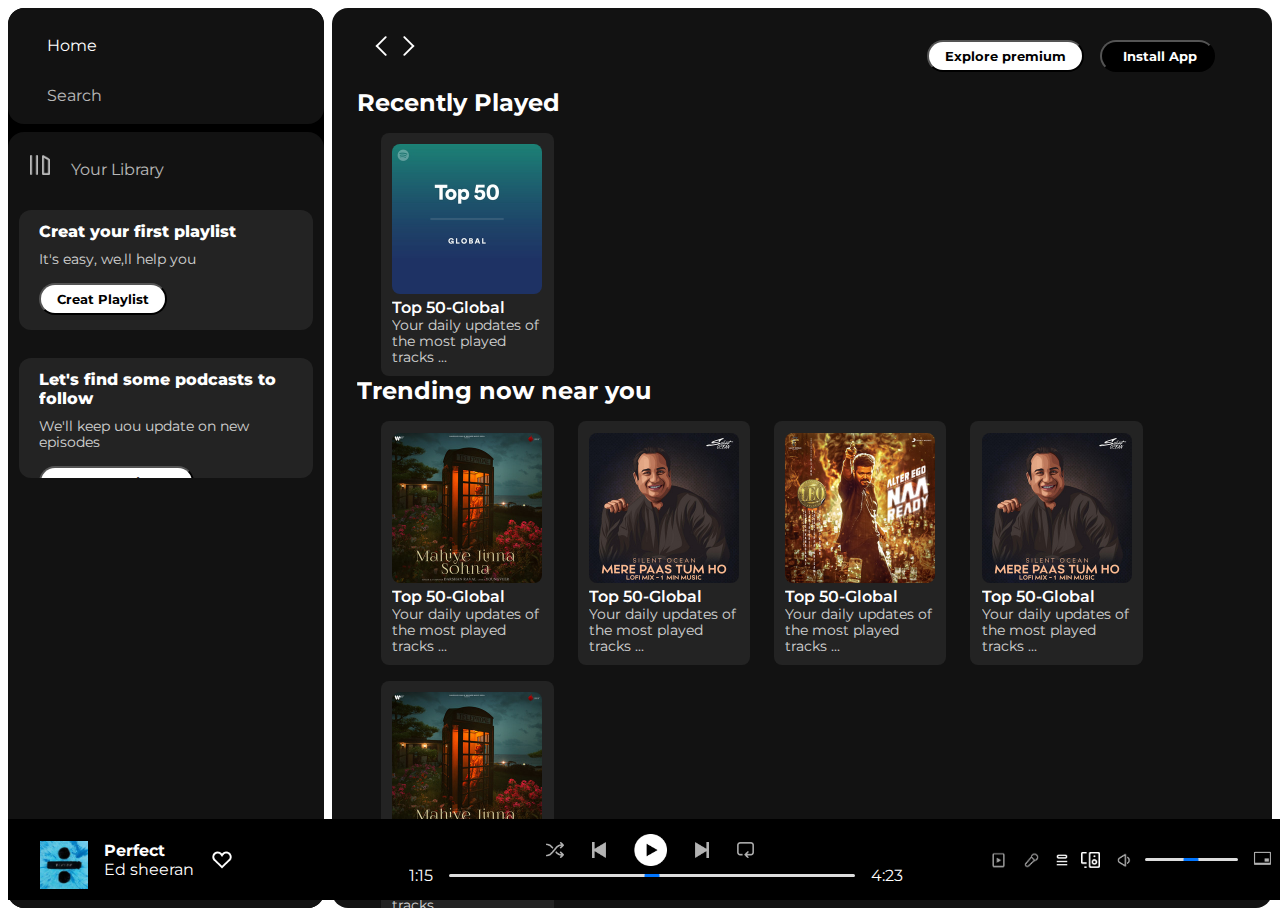
<file: 1_Spotify_Clone/index.html>
<!DOCTYPE html>
<html lang="en">
<head>
    <meta charset="UTF-8">
    <meta name="viewport" content="width=device-width, initial-scale=1.0">
    <link rel="stylesheet" href="https://cdnjs.cloudflare.com/ajax/libs/font-awesome/6.5.1/css/all.min.css" integrity="sha512-DTOQO9RWCH3ppGqcWaEA1BIZOC6xxalwEsw9c2QQeAIftl+Vegovlnee1c9QX4TctnWMn13TZye+giMm8e2LwA==" crossorigin="anonymous" referrerpolicy="no-referrer" />
    <link rel="stylesheet" href="style.css">
    <link rel="icon" href="./Assets/logo.png">
    <link rel="preconnect" href="https://fonts.googleapis.com">
    <link rel="preconnect" href="https://fonts.gstatic.com" crossorigin>
    <link href="https://fonts.googleapis.com/css2?family=Montserrat:wght@300&family=Poppins:ital,wght@1,300&family=Roboto:wght@300&display=swap" rel="stylesheet">
    <title>Spotify - Web player: Music for everyone</title>
</head>
<body>
 
    <div class="main">
        <div class="sidebar">
            <div class="nav" id="nav-id">
                <div class="nav-option" style="opacity: 1;">
                    <i class="fa-solid fa-house"></i>
                    <a href="#" ">Home</a>
                </div>
                <div class="nav-option">
                    <i class="fa-solid fa-magnifying-glass"></i>
                    <a href="#">Search</a>
                </div>
            </div>
            <div class="library">
                <div class="option">
                    <div class="lib-option nav-option ">
                        <img src="./Assets/library_icon.png" alt="">
                        <a href="#" ">Your Library</a>
                    </div>
                    <div class="icons">
                        <i class="fa-solid fa-plus"></i>
                        <i class="fa-solid fa-arrow-right"></i>
                    </div>
                </div>
                <div class="lib-box">
                    <div class="box">
                        <p class="box-p1" style="background-color: #232323;">Creat your first playlist</p>
                        <p class="box-p2" style="background-color: #232323;"">It's easy, we,ll help you</p>
                        <button class="badge">Creat Playlist</button>
                    </div>

                    <div class="box">
                        <p class="box-p1" style="background-color: #232323;">Let's find some podcasts to follow</p>
                        <p class="box-p2" style="background-color: #232323;"">We'll keep uou update on new episodes</p>
                        <button class="badge">Browse podcasts</button>
                    </div>
                </div>
            </div>
        </div>
        <div class="main-content">
            <div class="sticky-nav">
                <div class="sticky-nav-icon">
                    <img src="./Assets/backward_icon.png" alt="">
                    <img src="./Assets/forward_icon.png" class="hide"> 
                </div>
                
                <div class="sticky-nav-options">
                    <button class="badge nav-iem hide" >Explore premium</button>
                    <button class="badge  nav-iem dark-badge"> <i class="fa-regular fa-circle-down" style="margin-right: 5px;"></i>Install App</button>
                    <i class="fa-regular fa-user  nav-iem"></i>
                </div>

            </div>
          
                <h2>Recently Played</h2>
                <div class="card-container">
                    <div class="card">
                        <img src="./Assets/card1img.jpeg" class="card-img">
                        <p class="card-title" >Top 50-Global</p>
                        <p class="card-info">Your daily updates of the most played tracks ...</p>
                    </div>
                </div>


                <h2>Trending now near you</h2>
                <div class="card-container">
                    <div class="card">
                        <img src="./Assets/card2img.jpeg" class="card-img">
                        <p class="card-title" >Top 50-Global</p>
                        <p class="card-info">Your daily updates of the most played tracks ...</p>
                    </div>
             
                    <div class="card">
                        <img src="./Assets/card3img.jpeg" class="card-img">
                        <p class="card-title" >Top 50-Global</p>
                        <p class="card-info">Your daily updates of the most played tracks ...</p>
                    </div>
          
                    <div class="card">
                        <img src="./Assets/card4img.jpeg" class="card-img">
                        <p class="card-title" >Top 50-Global</p>
                        <p class="card-info">Your daily updates of the most played tracks ...</p>
                    </div>
                    <div class="card">
                        <img src="./Assets/card3img.jpeg" class="card-img">
                        <p class="card-title" >Top 50-Global</p>
                        <p class="card-info">Your daily updates of the most played tracks ...</p>
                    </div>
                    <div class="card">
                        <img src="./Assets/card2img.jpeg" class="card-img">
                        <p class="card-title" >Top 50-Global</p>
                        <p class="card-info">Your daily updates of the most played tracks ...</p>
                    </div>
                </div>

                <h2>Featured Charts</h2>
                <div class="card-container">
                    <div class="card">
                        <img src="./Assets/card5img.jpeg" class="card-img">
                        <p class="card-title" >Top songs Global</p>
                        <p class="card-info">Your daily updates of the most played tracks ...</p>
                    </div>

                    <div class="card">
                        <img src="./Assets/card6img.jpeg" class="card-img">
                        <p class="card-title" >Top Song India</p>
                        <p class="card-info">Your daily updates of the most played tracks ...</p>
                    </div>

                    <div class="card">
                        <img src="./Assets/card1img.jpeg" class="card-img">
                        <p class="card-title" >Top 50-Global</p>
                        <p class="card-info">Your daily updates of the most played tracks ...</p>
                    </div>
                </div>
                <div class="footer">
                    <div class="line">

                    </div>
                </div>

           
        </div>
        <div class="music-player">
            <div class="album">
                <img src="./Player/album_picture.jpeg" class="alb album-image">
                <div class="des alb">
                    <h4>Perfect</h4>
                    <p>Ed sheeran</p>
                </div>
                <img src="./Player/album_icon1.png" class="alb">
            </div>

            <div class="player">
                 <div class="player-control">

                    <img src="./Assets/player_icon1.png" class="player-control-icon">
                    <img src="./Assets/player_icon2.png" class="player-control-icon">
                    <img src="./Assets/player_icon3.png" class="player-control-icon" style="opacity: 1; height: 2rem;">
                    <img src="./Assets/player_icon4.png" class="player-control-icon">
                    <img src="./Assets/player_icon5.png" class="player-control-icon">
                 </div>
                 <div class="playback-bar">
                    <span class="cur-time pb">1:15 </span>
                    <input type="range" min="0" max="100" step="1" class="progress-bar pb">
                    <span class="tot-time pb"> 4:23</span>
                 </div>
            </div>
            <div class="controlers">
                <img src="./Player/controls_icon1.png" alt="" class="img1">
                <img src="./Player/controls_icon2.png" alt="" class="img1">
                <img src="./Player/controls_icon3.png" alt="">
                <img src="./Player/controls_icon4.png" alt="" >
                <img src="./Player/controls_icon5.png" alt="" class="img1">
                <input type="range" name="" id="" class="progress-bar volume-control">
                <img src="./Player/album_icon2.png" alt="" class="img1">

            </div>
   
        </div>

    </div>
</body>
</html>
</file>
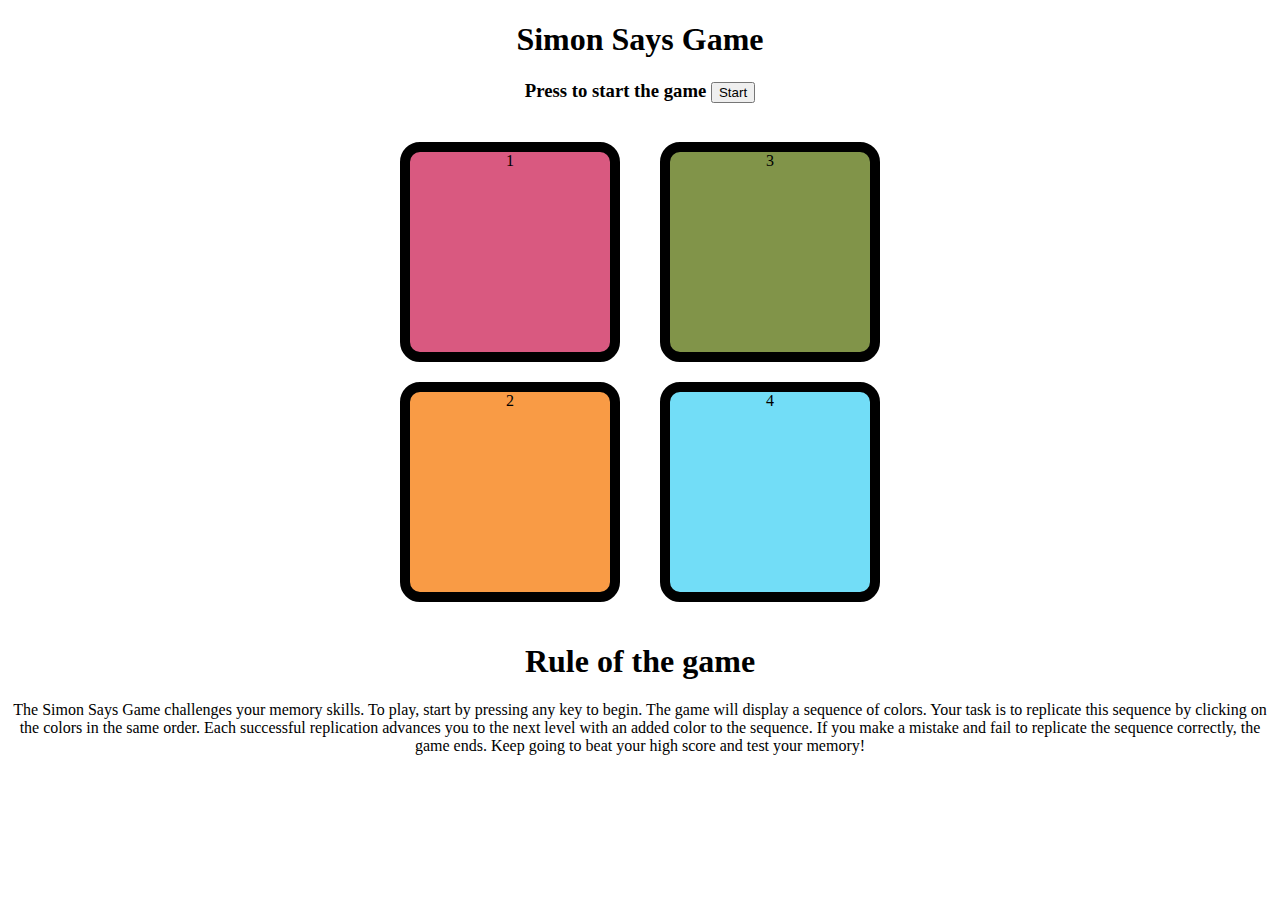
<file: 3.Simon Game/index.html>
<!DOCTYPE html>
<html lang="en">
<head>
    <meta charset="UTF-8">
    <meta name="viewport" content="width=device-width, initial-scale=1.0">
    <title>Simon Game</title>
    <link rel="stylesheet" href="style.css">
    <link rel="icon" href="simon.png">
</head>
<body>
    <h1>Simon Says Game</h1>
    <h3>Press to start the game <button id="start">Start</button> </h3>
    <div class="box-container">
        <div class="box-1">
            <div class="a btn" type="button" id="a">1</div>
            <div class="b btn" type="button" id="b">2</div>
        </div>
        <div class="box-2">
            <div class="c btn" type="button" id="c">3</div>
            <div class="d btn" type="button" id="d">4</div>
        </div>
    </div>
    <div class="description">
        <h1>Rule of the game</h1>
        <p>The Simon Says Game challenges your memory skills. To play, start by pressing any key to begin. The game will display a sequence of colors. Your task is to replicate this sequence by clicking on the colors in the same order. Each successful replication advances you to the next level with an added color to the sequence. If you make a mistake and fail to replicate the sequence correctly, the game ends. Keep going to beat your high score and test your memory!</p>
    </div>
    <script src="script.js"></script>
</body>
</html>
</file>
<file: 1_Spotify_Clone/style.css>
*{
font-family: 'Montserrat', sans-serif;
margin: 0;
/* background-color: #000;  */
color: white;
overflow: hidden;
}
.main{
    display: flex;
    height: 100vh;
    padding: 0.5rem;
}
.sidebar {
    background-color: #000;
    width: 25%;
    border-radius: 1rem;
    margin-right: 0.5rem;
}
.main-content {
    background-color: #121212;
    flex: 1;
    border-radius: 1rem;
    overflow: auto;
    padding: 0 2%;
}
.music-player {
    background-color: black;
    position: fixed;
    bottom: 0;
    width: 100%;
    height: 9%;
}

a{
    text-decoration: none;
    color: white;
}
.nav{
    background-color: #121212;
    border-radius: 1rem;
    display: flex;
    flex-direction: column;
    justify-content: center;
    height: 100px;
    padding: .5rem .75rem;
}
.nav-option{
    line-height: 2.5rem;
    font-size: 1.25rem;
    opacity: .7;
    padding: .5rem .7rem ;

}
.nav-option i{
    font-size: 1.25rem;
}
.nav-option a{
    font-size: 1rem;
    margin-left: 1rem;
}
.nav-option:hover{
    opacity: 1;
}
.library{
    background-color: #121212;
    border-radius: 1rem;
    height: 100%;
    margin-top: .5rem;
    padding: .5rem .7rem ;
}
.option{
    display: flex;
    justify-content: space-between;
    align-items: center;
}
.lib-option img{
    height: 1.25rem;
    width: 1.25rem;
}
.icons{
font-size: 1.25rem;
display: flex;
}
.icons i{
    opacity: .7;
    margin-right: 1rem;
}
.icons i:hover{
    opacity: .1;

}
.box{
    background-color: #232323;
    height: 6rem;
    border-radius: .75rem;
    margin: .75rem 0 1.75rem 0;
    padding: .75rem 1.25rem;
}
.box-p1{
    font-size: 1rem;
    font-weight: 800;
}
.box-p2{
    font-size: .85rem;
    opacity: .80;
    margin-top: 10px;
}
.badge{
    background-color: white;
    color: black;
    border-radius: 100px;
    padding: 0.25rem 1rem;
    font-weight: 700;
    margin-top: 1rem;
    height: 2rem;
    width: fit-content;
}
.dark-badge{
    background-color: black;
    color: white;
    font-size: .8rem;
}
.sticky-nav{
    position: sticky;
    top: 0;
    background-color: #121212;
    display: flex;
    justify-content: space-between;
    align-items: center;
    padding: 1rem 0 1rem 0 ;
    z-index: 3;
}
.sticky-nav-icon{
  margin-left: 0.75rem;
}
.sticky-nav-options{
    display: flex;
    justify-content: center;
    align-items: center;
    /* margin-left:  2rem; */
}
.nav-iem{
    margin-right:  1rem;
}
@media (max-width:1000px){
 .hide{
    display: none;
 }
}
.card{
    width:150px;
    background-color:#232323 ;
    border-radius: .5rem;
    padding: .7rem;
    margin-left:1.5rem ;
    margin-top: 1rem;
}
.card-container{
    display: flex;
    flex-wrap: wrap;
}
.card-img{
    width:100% ;
    border-radius: .5rem;
}
.card-title
{
    font-weight: 600;

}
.card-info{
    font-size: .85rem;
    opacity: .8;
}
.footer{
    height: 300px;
    display: flex;
    align-items: center;
    justify-content: center;

}
.line{
    width: 90%;
    height: 50%;
    border-top: 2px solid white;
    opacity: 0.4;
}

.music-player{
    display: flex;
    justify-content: space-between;
    align-items: center;
}
.album{
    width: 25%;
    display: flex;
    align-items: center;
    margin-left:2rem;
 }

 .album-image{
   width: 3rem;
   height: 3rem;
   padding-top: 10PX;
 }
 .alb{
    margin-right: 1rem;
 }
 .player{
    width: 50%;
 }
 .controlers{
    width: 25%;
 }
 .player-control{
    display: flex;
    justify-content:center;
    align-items: center;
 }
 .player-control-icon{
    height: 1rem;
    margin-right: 1.75rem;
    opacity: .7;
 }
 .player-control-icon:hover{
    opacity: 1;
 }
 .playback-bar{
    display: flex;
    justify-content: center;
    align-items: center;
 }
 .pb{
    margin-right: 1rem;
 }
 .progress-bar{
  width: 65%;
  appearance: none;
  background-color: transparent;
  cursor: pointer;
}
.progress-bar::-webkit-slider-runnable-track{
    background-color: #ddd;
    border-radius: 100px;
    height: .2rem;
}
.progress-bar::-webkit-slider-thumb
{
    /* appearance: none; */
    height: 1rem;
    width: 1rem;
    background-color: #1bd760;
    border-radius: 50%;
    margin-top: -6px;
}
.controlers{
    display: flex;
    justify-content: space-evenly;
    align-items: center;
}
.controlers img{
    height: 1rem;
    
}
.controlers .img1{
    height: 2rem;
}
.volume-control{
    width: 30%;
}






/* eirtgirne 

*/

* {
    font-family: 'Montserrat', sans-serif;
    margin: 0;
    color: white;
    overflow: hidden;
}
</file>
<file: 3.Simon Game/style.css>
body{
    text-align: center;
}
.btn{
    width: 200px;
    height: 200px;
    border-radius: 20px;
    border: 10px solid black;
    margin: 20px;
}
.box-container{
    display: flex;
    justify-content: center;
}
.a{
    background-color: #d95980;
}
.b{
    background-color: #f99b45;
}
.c{
    background-color: #819449;
}
.d{
    background-color: #72DDF7;
}
.flash{
    background-color: white;
}
.user-flash{
    background-color:#FAEF5D;
}

@media screen and (max-width: 500px) {
    .btn {
        width: 100px; /* Adjust width for smaller screens */
        height: 100px;
        margin: 10px;
    }
}
</file>
